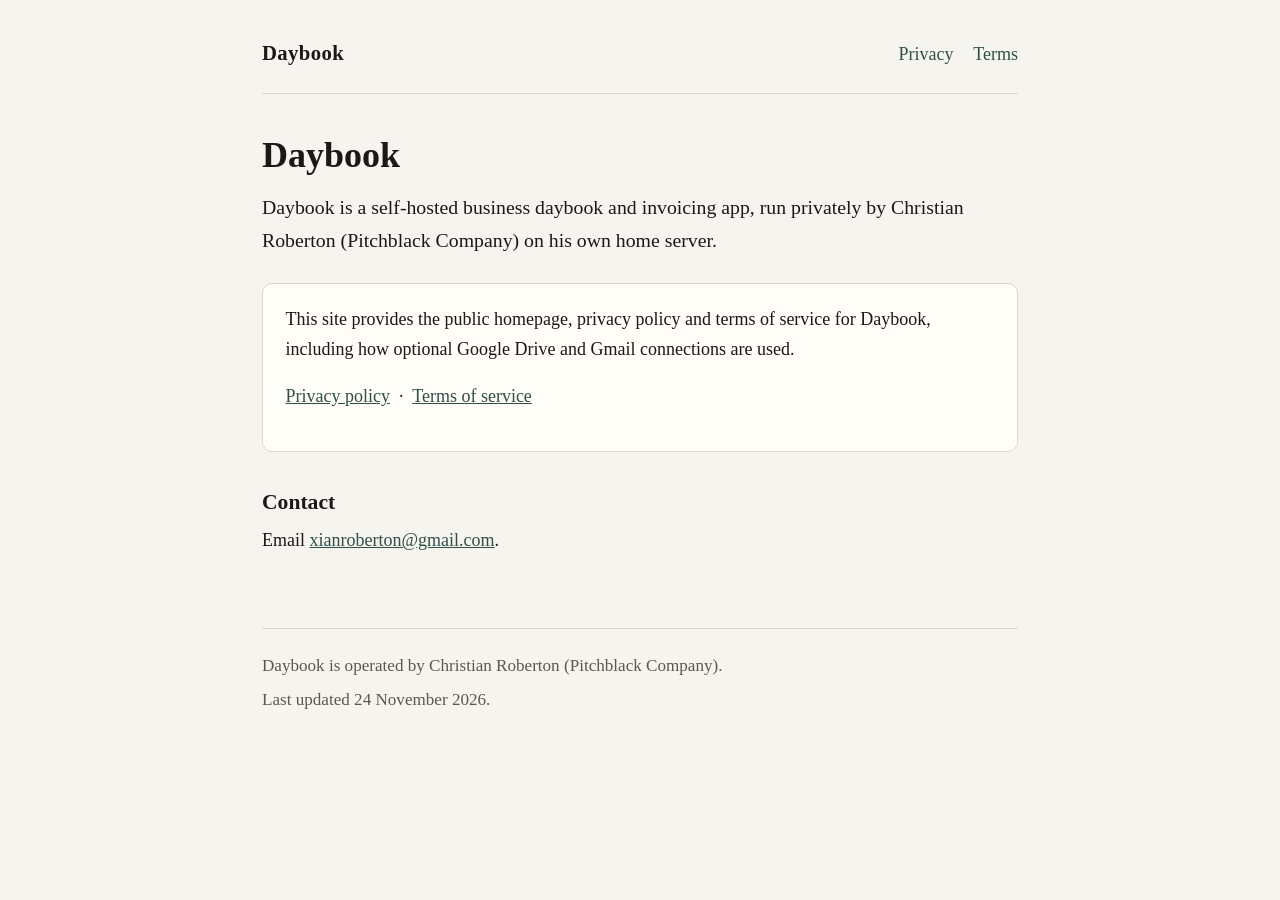
<file: index.html>
<!DOCTYPE html>
<html lang="en">
<head>
  <meta charset="utf-8">
  <meta name="viewport" content="width=device-width, initial-scale=1">
  <title>Daybook</title>
  <meta name="description" content="Daybook is a self-hosted business daybook and invoicing app run privately by Christian Roberton (Pitchblack Company).">
  <link rel="stylesheet" href="styles.css">
</head>
<body>
  <header>
    <a class="brand" href="index.html">Daybook</a>
    <nav>
      <a href="privacy.html">Privacy</a>
      <a href="terms.html">Terms</a>
    </nav>
  </header>
  <main>
    <h1>Daybook</h1>
    <p class="lede">Daybook is a self-hosted business daybook and invoicing app, run privately by Christian Roberton (Pitchblack Company) on his own home server.</p>
    <div class="card">
      <p>This site provides the public homepage, privacy policy and terms of service for Daybook, including how optional Google Drive and Gmail connections are used.</p>
      <p>
        <a href="privacy.html">Privacy policy</a>
        &nbsp;·&nbsp;
        <a href="terms.html">Terms of service</a>
      </p>
    </div>
    <h2>Contact</h2>
    <p>Email <a href="mailto:xianroberton@gmail.com">xianroberton@gmail.com</a>.</p>
  </main>
  <footer>
    <p>Daybook is operated by Christian Roberton (Pitchblack Company).</p>
    <p>Last updated 24 November 2026.</p>
  </footer>
</body>
</html>
</file>
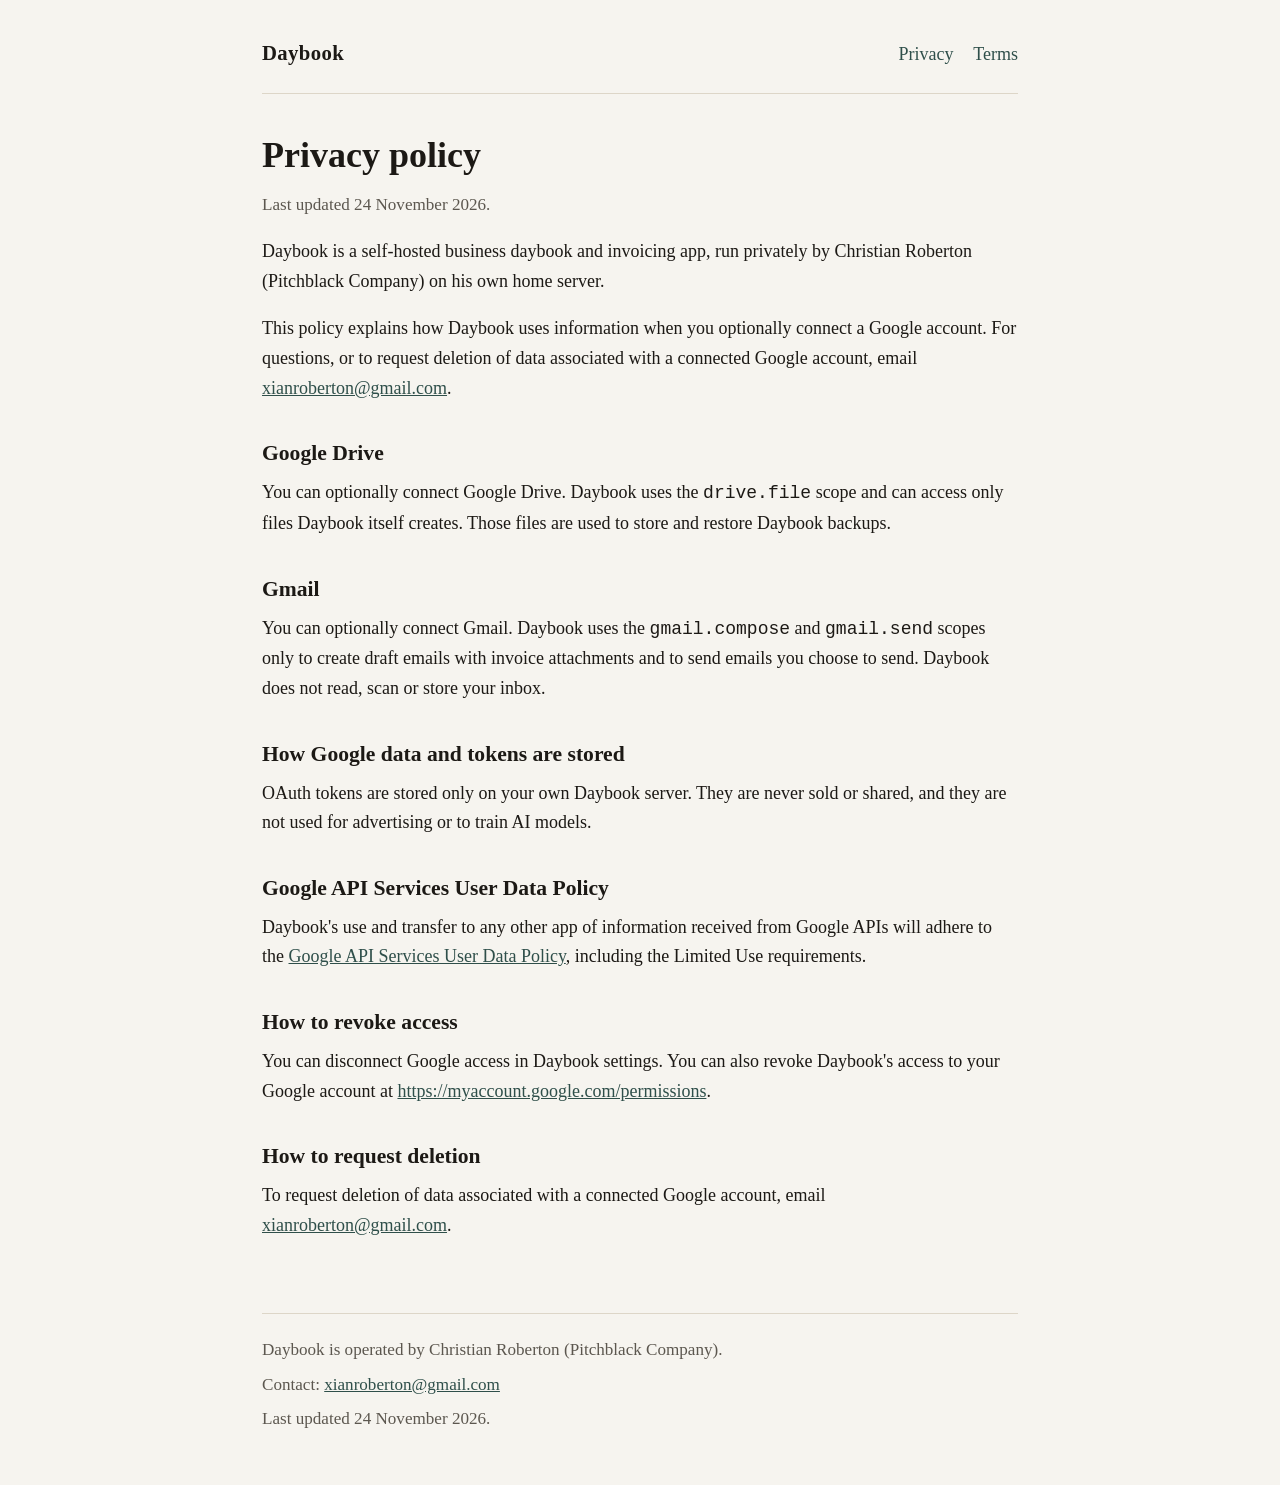
<file: privacy.html>
<!DOCTYPE html>
<html lang="en">
<head>
  <meta charset="utf-8">
  <meta name="viewport" content="width=device-width, initial-scale=1">
  <title>Privacy policy — Daybook</title>
  <meta name="description" content="Privacy policy for Daybook, including how optional Google Drive and Gmail connections are used.">
  <link rel="stylesheet" href="styles.css">
</head>
<body>
  <header>
    <a class="brand" href="index.html">Daybook</a>
    <nav>
      <a href="privacy.html">Privacy</a>
      <a href="terms.html">Terms</a>
    </nav>
  </header>
  <main>
    <h1>Privacy policy</h1>
    <p class="meta">Last updated 24 November 2026.</p>
    <p>Daybook is a self-hosted business daybook and invoicing app, run privately by Christian Roberton (Pitchblack Company) on his own home server.</p>
    <p>This policy explains how Daybook uses information when you optionally connect a Google account. For questions, or to request deletion of data associated with a connected Google account, email <a href="mailto:xianroberton@gmail.com">xianroberton@gmail.com</a>.</p>

    <h2>Google Drive</h2>
    <p>You can optionally connect Google Drive. Daybook uses the <code>drive.file</code> scope and can access only files Daybook itself creates. Those files are used to store and restore Daybook backups.</p>

    <h2>Gmail</h2>
    <p>You can optionally connect Gmail. Daybook uses the <code>gmail.compose</code> and <code>gmail.send</code> scopes only to create draft emails with invoice attachments and to send emails you choose to send. Daybook does not read, scan or store your inbox.</p>

    <h2>How Google data and tokens are stored</h2>
    <p>OAuth tokens are stored only on your own Daybook server. They are never sold or shared, and they are not used for advertising or to train AI models.</p>

    <h2>Google API Services User Data Policy</h2>
    <p>Daybook's use and transfer to any other app of information received from Google APIs will adhere to the <a href="https://developers.google.com/terms/api-services-user-data-policy">Google API Services User Data Policy</a>, including the Limited Use requirements.</p>

    <h2>How to revoke access</h2>
    <p>You can disconnect Google access in Daybook settings. You can also revoke Daybook's access to your Google account at <a href="https://myaccount.google.com/permissions">https://myaccount.google.com/permissions</a>.</p>

    <h2>How to request deletion</h2>
    <p>To request deletion of data associated with a connected Google account, email <a href="mailto:xianroberton@gmail.com">xianroberton@gmail.com</a>.</p>
  </main>
  <footer>
    <p>Daybook is operated by Christian Roberton (Pitchblack Company).</p>
    <p>Contact: <a href="mailto:xianroberton@gmail.com">xianroberton@gmail.com</a></p>
    <p>Last updated 24 November 2026.</p>
  </footer>
</body>
</html>
</file>
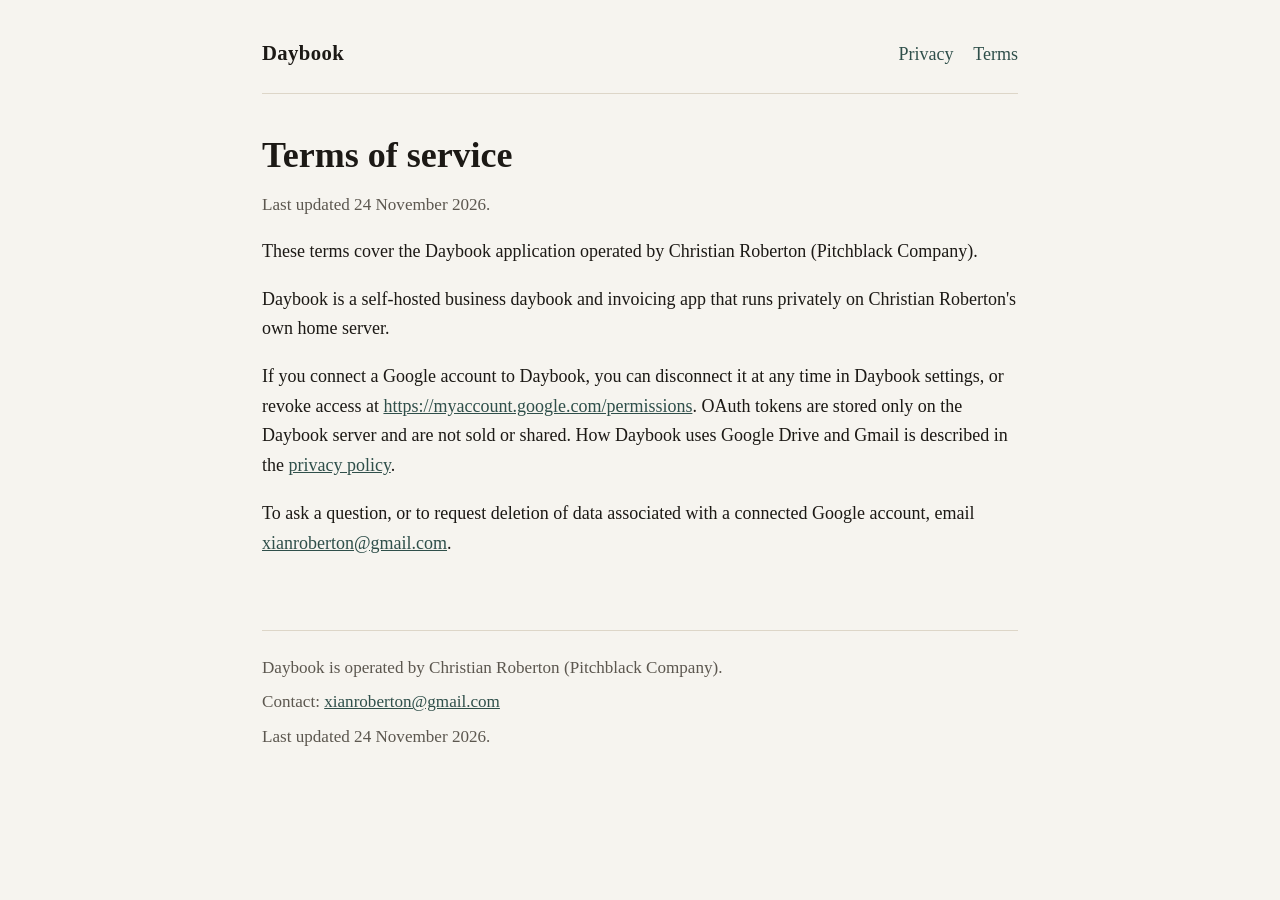
<file: terms.html>
<!DOCTYPE html>
<html lang="en">
<head>
  <meta charset="utf-8">
  <meta name="viewport" content="width=device-width, initial-scale=1">
  <title>Terms of service — Daybook</title>
  <meta name="description" content="Short terms of service for the Daybook application.">
  <link rel="stylesheet" href="styles.css">
</head>
<body>
  <header>
    <a class="brand" href="index.html">Daybook</a>
    <nav>
      <a href="privacy.html">Privacy</a>
      <a href="terms.html">Terms</a>
    </nav>
  </header>
  <main>
    <h1>Terms of service</h1>
    <p class="meta">Last updated 24 November 2026.</p>
    <p>These terms cover the Daybook application operated by Christian Roberton (Pitchblack Company).</p>
    <p>Daybook is a self-hosted business daybook and invoicing app that runs privately on Christian Roberton's own home server.</p>
    <p>If you connect a Google account to Daybook, you can disconnect it at any time in Daybook settings, or revoke access at <a href="https://myaccount.google.com/permissions">https://myaccount.google.com/permissions</a>. OAuth tokens are stored only on the Daybook server and are not sold or shared. How Daybook uses Google Drive and Gmail is described in the <a href="privacy.html">privacy policy</a>.</p>
    <p>To ask a question, or to request deletion of data associated with a connected Google account, email <a href="mailto:xianroberton@gmail.com">xianroberton@gmail.com</a>.</p>
  </main>
  <footer>
    <p>Daybook is operated by Christian Roberton (Pitchblack Company).</p>
    <p>Contact: <a href="mailto:xianroberton@gmail.com">xianroberton@gmail.com</a></p>
    <p>Last updated 24 November 2026.</p>
  </footer>
</body>
</html>
</file>
<file: styles.css>
:root {
  --bg: #f6f4ef;
  --paper: #fffdf8;
  --ink: #1c1915;
  --muted: #5c574f;
  --line: #ddd6c8;
  --accent: #2f4f4a;
  --accent-hover: #1e3532;
}

* {
  box-sizing: border-box;
}

html {
  font-size: 18px;
}

body {
  margin: 0;
  min-height: 100vh;
  color: var(--ink);
  background: var(--bg);
  font-family: "Iowan Old Style", "Palatino Linotype", Palatino, "Book Antiqua", Georgia, serif;
  line-height: 1.65;
}

header,
main,
footer {
  width: min(42rem, calc(100% - 2.5rem));
  margin-left: auto;
  margin-right: auto;
}

header {
  display: flex;
  align-items: baseline;
  justify-content: space-between;
  gap: 1.5rem;
  padding: 2rem 0 1.25rem;
  border-bottom: 1px solid var(--line);
}

.brand {
  color: var(--ink);
  font-weight: 700;
  letter-spacing: 0.02em;
  text-decoration: none;
  font-size: 1.15rem;
}

nav {
  display: flex;
  gap: 1.1rem;
}

nav a,
footer a,
main a {
  color: var(--accent);
}

nav a {
  text-decoration: none;
}

nav a:hover,
main a:hover,
footer a:hover,
.brand:hover {
  color: var(--accent-hover);
  text-decoration: underline;
}

main {
  padding: 2.25rem 0 3rem;
}

h1 {
  margin: 0 0 0.75rem;
  font-size: 2rem;
  line-height: 1.2;
  font-weight: 700;
}

h2 {
  margin: 2rem 0 0.6rem;
  font-size: 1.2rem;
  line-height: 1.3;
}

p,
ul {
  margin: 0 0 1rem;
}

ul {
  padding-left: 1.2rem;
}

li {
  margin-bottom: 0.45rem;
}

.lede {
  font-size: 1.1rem;
}

.meta {
  color: var(--muted);
  font-size: 0.95rem;
}

.card {
  background: var(--paper);
  border: 1px solid var(--line);
  border-radius: 10px;
  padding: 1.15rem 1.25rem;
  margin: 1.5rem 0;
}

footer {
  padding: 1.25rem 0 2.5rem;
  border-top: 1px solid var(--line);
  color: var(--muted);
  font-size: 0.95rem;
}

footer p {
  margin: 0 0 0.35rem;
}
</file>
